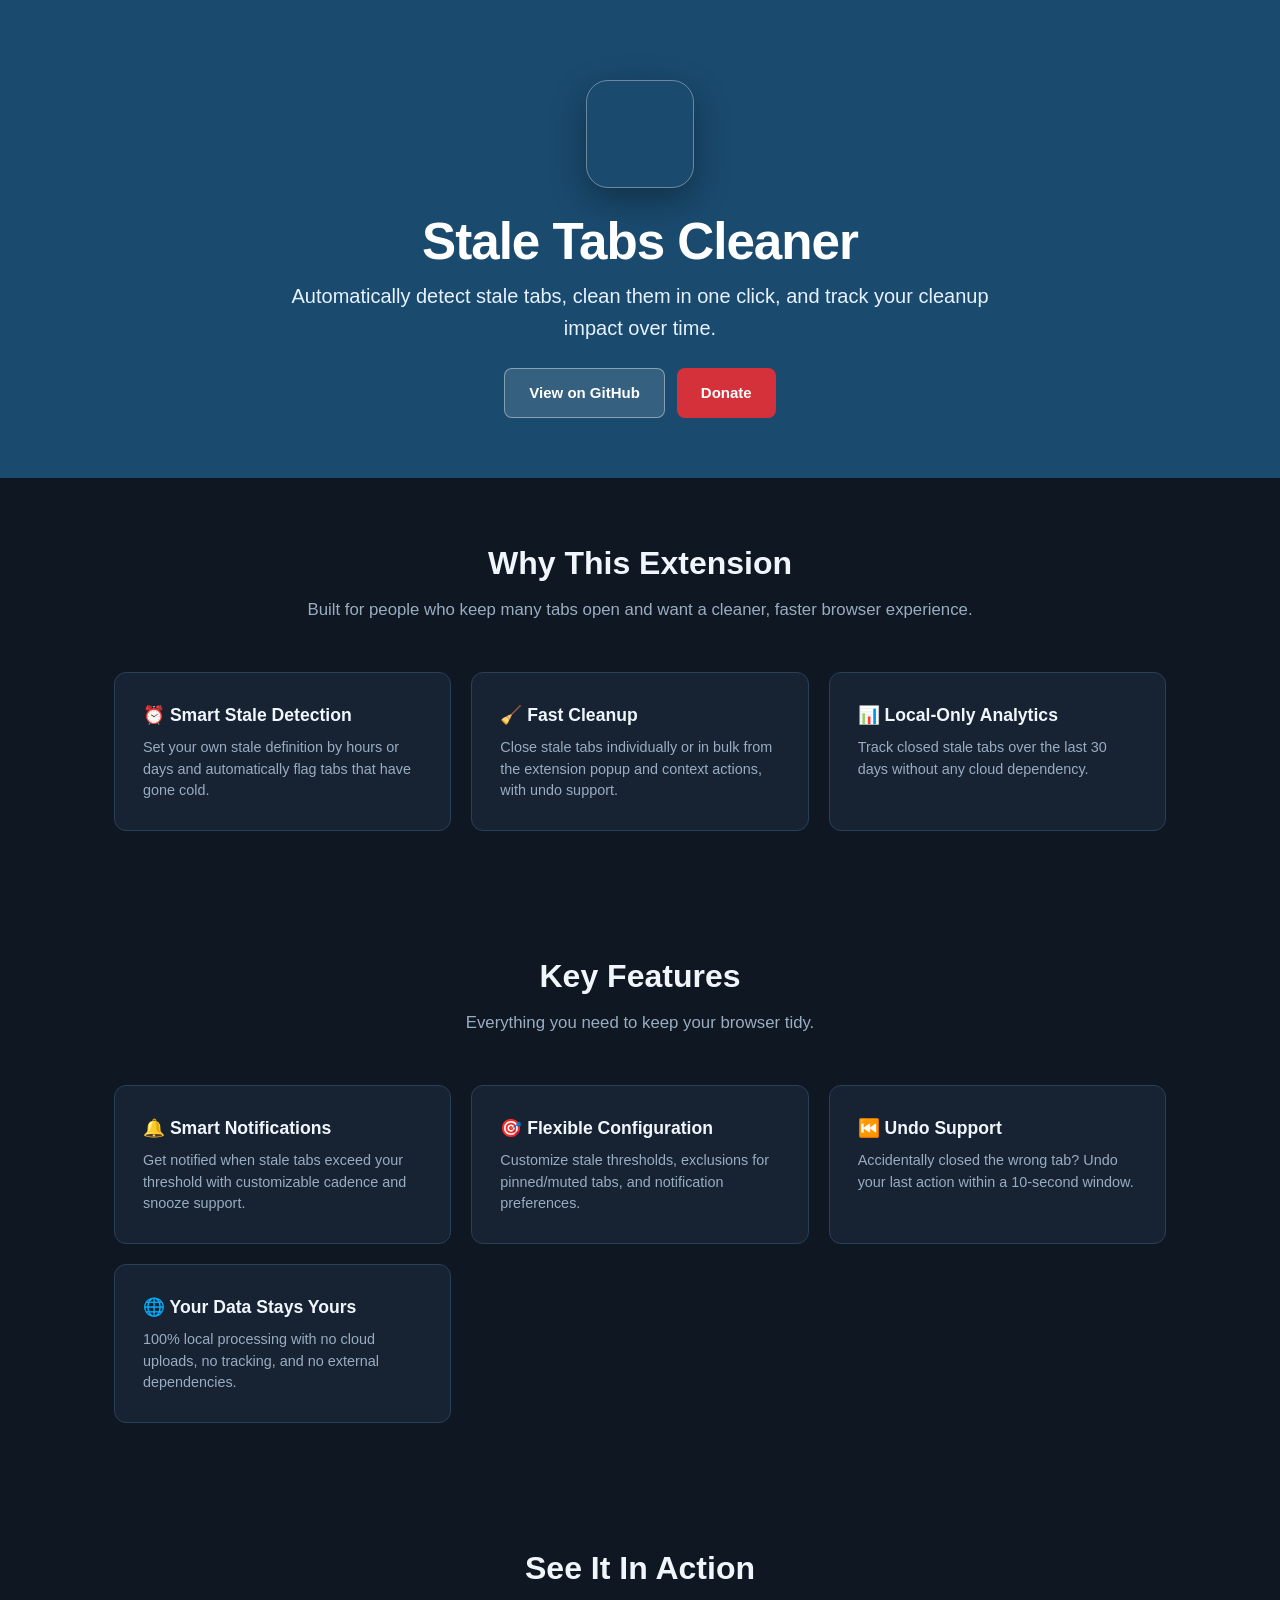
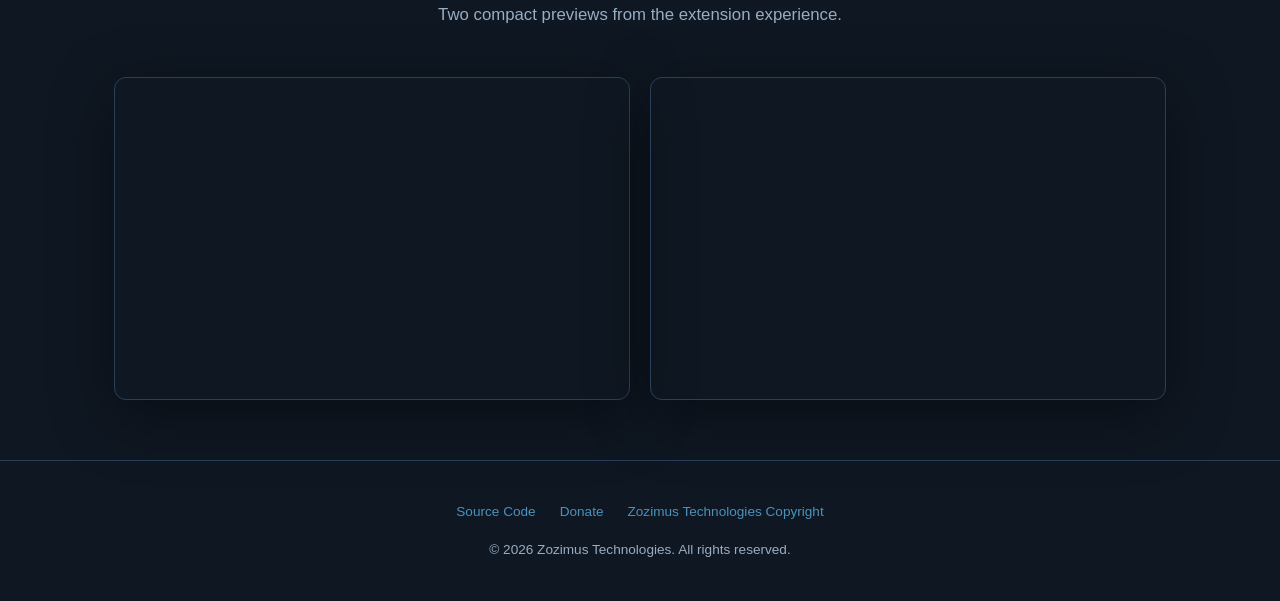
<file: docs/index.html>
<!doctype html>
<html lang="en">
<head>
  <meta charset="UTF-8" />
  <meta name="viewport" content="width=device-width, initial-scale=1.0" />
  <title>Stale Tabs Cleaner | Zozimus Technologies</title>
  <meta name="description" content="Keep your browser tidy with smart stale-tab detection, quick cleanup, and local-only reporting." />
  <link rel="stylesheet" href="style.css" />
</head>
<body>
  <header class="hero">
    <div class="hero-inner">
      <img class="hero-logo" src="./assets/images/extensionlogo.png" alt="Stale Tabs Cleaner logo" />
      <h1>Stale Tabs Cleaner</h1>
      <p class="tagline">Automatically detect stale tabs, clean them in one click, and track your cleanup impact over time.</p>
      <div class="hero-buttons">
        <a class="btn btn-primary" href="https://github.com/zozimustechnologies/staletabs">View on GitHub</a>
        <a class="btn btn-donate" href="https://wise.com/pay/business/sandeepchadda?utm_source=open_link">Donate</a>
      </div>
    </div>
  </header>

  <main>
    <section class="section">
      <div class="section-header">
        <h2>Why This Extension</h2>
        <p>Built for people who keep many tabs open and want a cleaner, faster browser experience.</p>
      </div>
      <div class="features">
        <article class="feature-card">
          <h3>⏰ Smart Stale Detection</h3>
          <p>Set your own stale definition by hours or days and automatically flag tabs that have gone cold.</p>
        </article>
        <article class="feature-card">
          <h3>🧹 Fast Cleanup</h3>
          <p>Close stale tabs individually or in bulk from the extension popup and context actions, with undo support.</p>
        </article>
        <article class="feature-card">
          <h3>📊 Local-Only Analytics</h3>
          <p>Track closed stale tabs over the last 30 days without any cloud dependency.</p>
        </article>
      </div>
    </section>

    <section class="section">
      <div class="section-header">
        <h2>Key Features</h2>
        <p>Everything you need to keep your browser tidy.</p>
      </div>
      <div class="features">
        <article class="feature-card">
          <h3>🔔 Smart Notifications</h3>
          <p>Get notified when stale tabs exceed your threshold with customizable cadence and snooze support.</p>
        </article>
        <article class="feature-card">
          <h3>🎯 Flexible Configuration</h3>
          <p>Customize stale thresholds, exclusions for pinned/muted tabs, and notification preferences.</p>
        </article>
        <article class="feature-card">
          <h3>⏮️ Undo Support</h3>
          <p>Accidentally closed the wrong tab? Undo your last action within a 10-second window.</p>
        </article>
        <article class="feature-card">
          <h3>🌐 Your Data Stays Yours</h3>
          <p>100% local processing with no cloud uploads, no tracking, and no external dependencies.</p>
        </article>
      </div>
    </section>

    <section class="section">
      <div class="section-header">
        <h2>See It In Action</h2>
        <p>Two compact previews from the extension experience.</p>
      </div>
      <div class="screenshots">
        <img src="./assets/images/screenshot-1280x800.png" alt="Stale Tabs Cleaner report page" loading="lazy" />
        <img src="./assets/images/screenshot-640x400.png" alt="Stale Tabs Cleaner popup with stale tab list" loading="lazy" />
      </div>
    </section>
  </main>

  <footer class="site-footer">
    <div class="footer-links">
      <a href="https://github.com/zozimustechnologies/staletabs">Source Code</a>
      <a href="https://wise.com/pay/business/sandeepchadda?utm_source=open_link">Donate</a>
      <a href="https://github.com/zozimustechnologies">Zozimus Technologies Copyright</a>
    </div>
    <p>© 2026 Zozimus Technologies. All rights reserved.</p>
  </footer>

  <script>
    document.querySelectorAll('a').forEach(function (a) {
      a.setAttribute('target', '_blank');
      a.setAttribute('rel', 'noopener noreferrer');
    });
  </script>
</body>
</html>
</file>
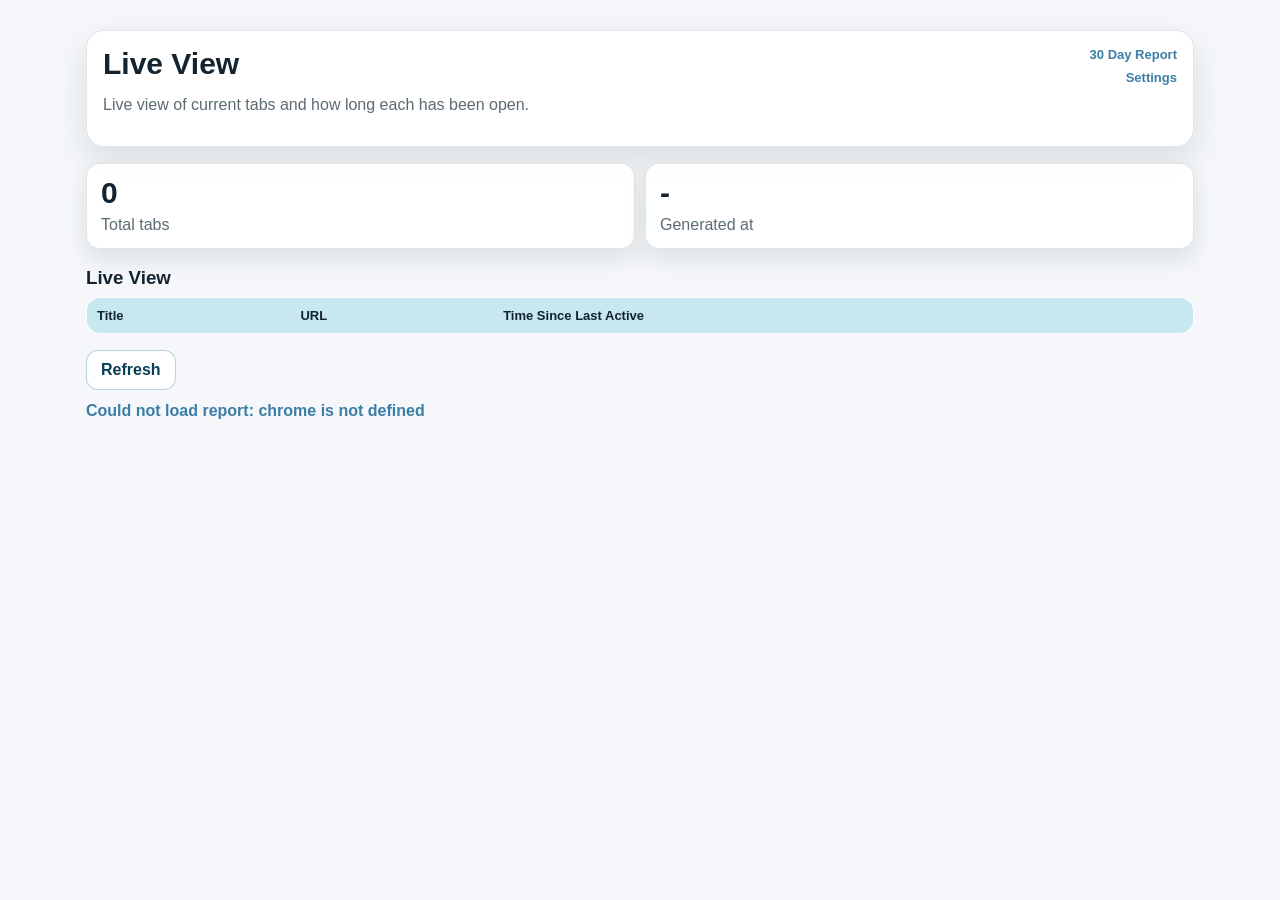
<file: open-tabs-report.html>
<!doctype html>
<html lang="en">
  <head>
    <meta charset="UTF-8" />
    <meta name="viewport" content="width=device-width, initial-scale=1.0" />
    <title>Live View</title>
    <link rel="stylesheet" href="shared-pages.css" />
  </head>
  <body>
    <main class="page">
      <header class="head">
        <div>
          <h1>Live View</h1>
          <p>Live view of current tabs and how long each has been open.</p>
        </div>
        <div class="links">
          <a href="report.html">30 Day Report</a>
          <a href="options.html">Settings</a>
        </div>
      </header>

      <section class="summary">
        <article>
          <h2 id="totalOpenTabs">0</h2>
          <p>Total tabs</p>
        </article>
        <article>
          <h2 id="generatedAt">-</h2>
          <p>Generated at</p>
        </article>
      </section>

      <section>
        <h3>Live View</h3>
        <table>
          <thead>
            <tr>
              <th>Title</th>
              <th>URL</th>
              <th>Time Since Last Active</th>
            </tr>
          </thead>
          <tbody id="openTabsRows"></tbody>
        </table>
      </section>

      <section class="actions">
        <button id="refreshBtn">Refresh</button>
      </section>

      <p id="status" class="status"></p>
    </main>

    <script src="open-tabs-report.js"></script>
  </body>
</html>
</file>
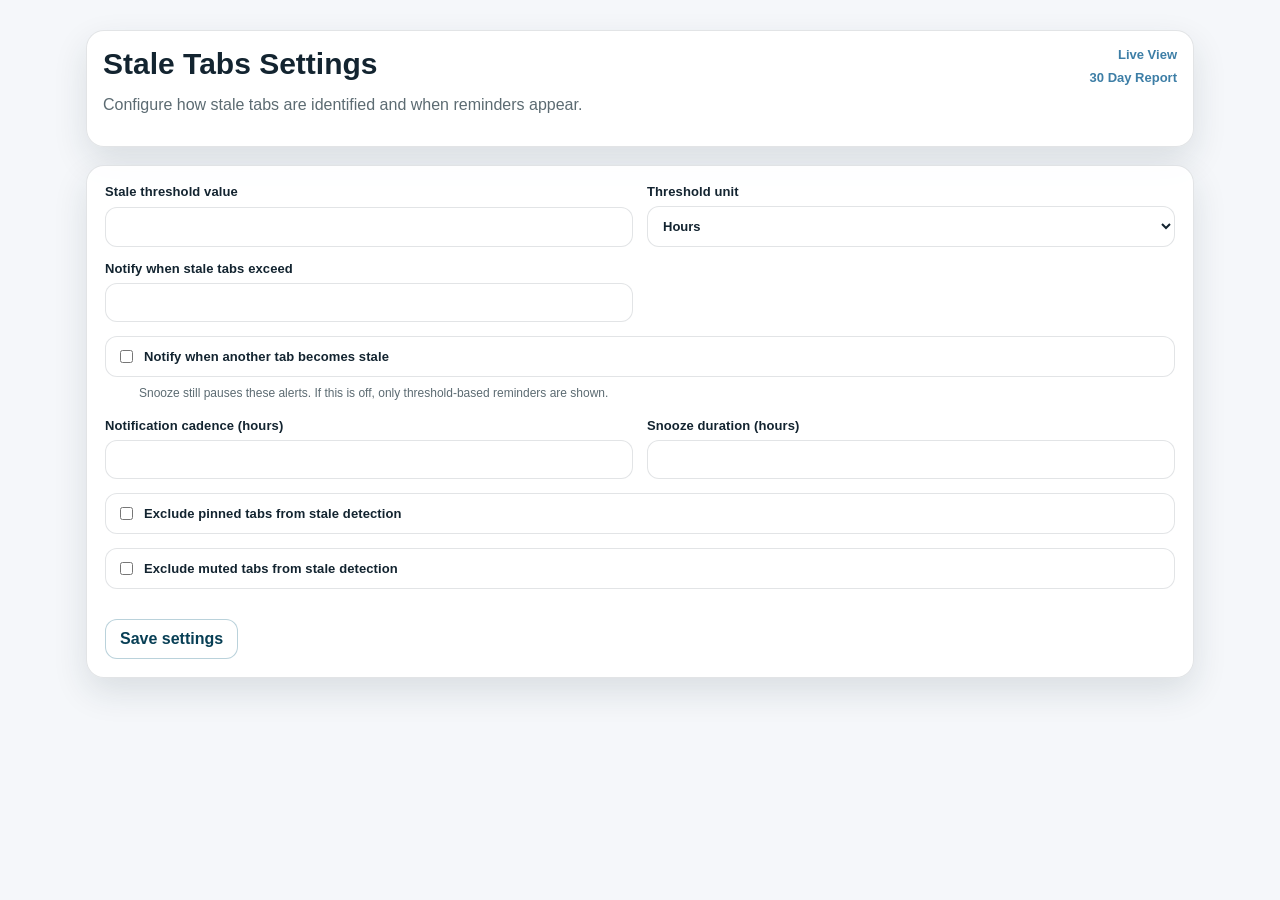
<file: options.html>
<!doctype html>
<html lang="en">
  <head>
    <meta charset="UTF-8" />
    <meta name="viewport" content="width=device-width, initial-scale=1.0" />
    <title>Stale Tabs Settings</title>
    <link rel="stylesheet" href="shared-pages.css" />
  </head>
  <body>
    <main class="page">
      <header>
        <div>
          <h1>Stale Tabs Settings</h1>
          <p>Configure how stale tabs are identified and when reminders appear.</p>
        </div>
        <div class="links">
          <a href="open-tabs-report.html">Live View</a>
          <a href="report.html">30 Day Report</a>
        </div>
      </header>

      <form id="settingsForm" class="form-grid">
        <label>
          Stale threshold value
          <input id="staleThresholdValue" type="number" min="1" required />
        </label>

        <label>
          Threshold unit
          <select id="staleThresholdUnit">
            <option value="hours">Hours</option>
            <option value="days">Days</option>
          </select>
        </label>

        <label>
          Notify when stale tabs exceed
          <input id="notifyWhenStaleCountExceeds" type="number" min="1" required />
        </label>

        <label class="check">
          <input id="notifyOnNewlyStaleTabs" type="checkbox" />
          Notify when another tab becomes stale
        </label>
        <p class="field-help">Snooze still pauses these alerts. If this is off, only threshold-based reminders are shown.</p>

        <label>
          Notification cadence (hours)
          <input id="notifyCadenceHours" type="number" min="1" required />
        </label>

        <label>
          Snooze duration (hours)
          <input id="snoozeHours" type="number" min="1" required />
        </label>

        <label class="check">
          <input id="excludePinnedTabs" type="checkbox" />
          Exclude pinned tabs from stale detection
        </label>

        <label class="check">
          <input id="excludeMutedTabs" type="checkbox" />
          Exclude muted tabs from stale detection
        </label>

        <div class="actions">
          <button type="submit">Save settings</button>
        </div>
      </form>

      <p id="status" class="status"></p>
    </main>

    <script src="options.js"></script>
  </body>
</html>
</file>
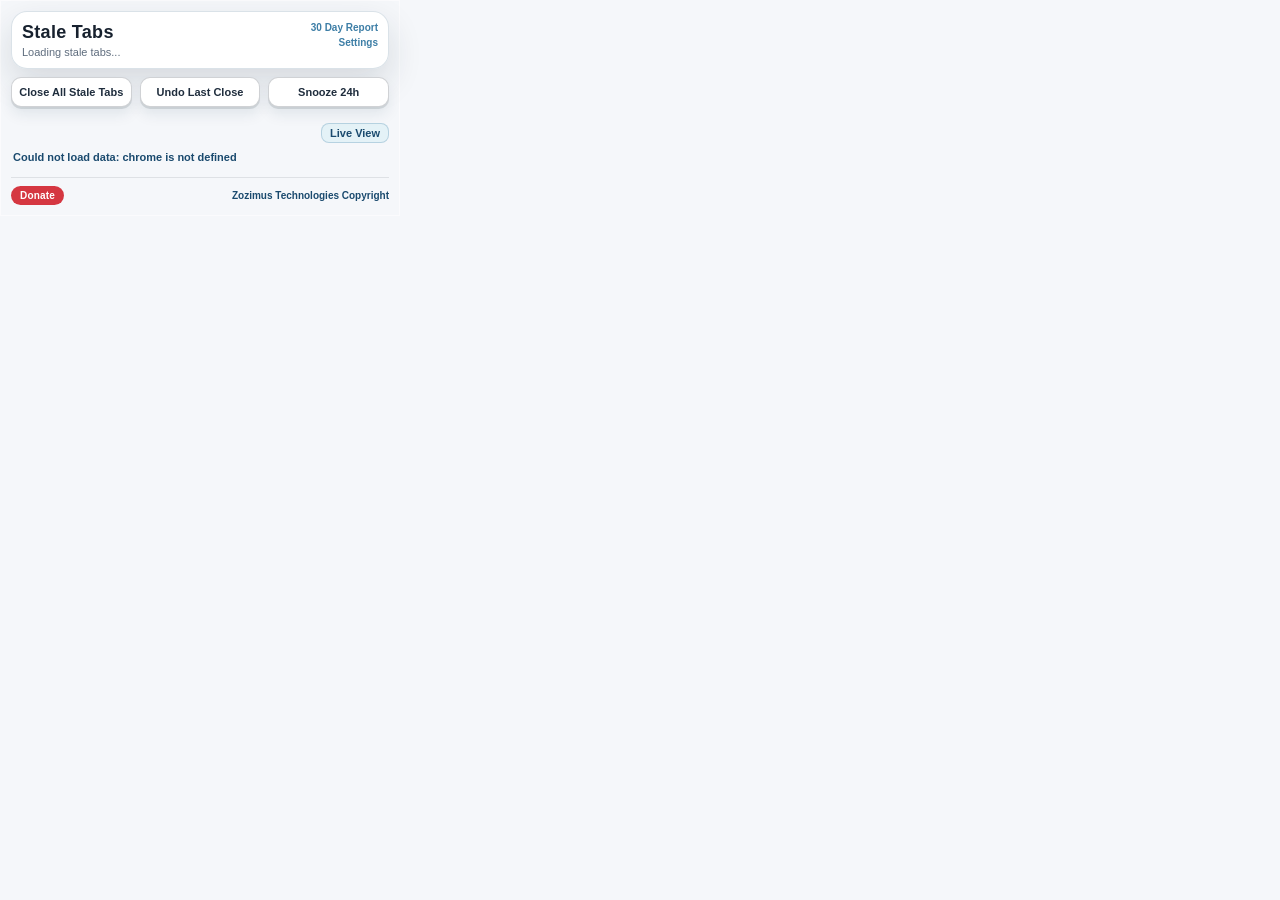
<file: popup.html>
<!doctype html>
<html lang="en">
  <head>
    <meta charset="UTF-8" />
    <meta name="viewport" content="width=device-width, initial-scale=1.0" />
    <title>Stale Tabs</title>
    <link rel="stylesheet" href="popup.css" />
  </head>
  <body>
    <main class="popup">
      <header class="topbar">
        <div>
          <h1>Stale Tabs</h1>
          <p id="subtitle">Loading stale tabs...</p>
        </div>
        <div class="top-actions">
          <a href="report.html" target="_blank" rel="noreferrer">30 Day Report</a>
          <a href="options.html" target="_blank" rel="noreferrer">Settings</a>
        </div>
      </header>

      <section class="actions">
        <button id="closeAllBtn" class="danger">Close All Stale Tabs</button>
        <button id="undoBtn" class="secondary">Undo Last Close</button>
        <button id="snoozeBtn" class="secondary">Snooze 24h</button>
      </section>

      <section>
        <ul id="staleList" class="tab-list"></ul>
      </section>

      <section class="live-view-entry">
        <a href="open-tabs-report.html" target="_blank" rel="noreferrer">Live View</a>
      </section>

      <p id="feedback" class="feedback"></p>

      <footer class="popup-footer">
        <a
          class="donate-btn"
          href="https://wise.com/pay/business/sandeepchadda?utm_source=open_link"
          target="_blank"
          rel="noreferrer"
        >
          Donate
        </a>
        <a href="https://github.com/zozimustechnologies" target="_blank" rel="noreferrer">
          Zozimus Technologies Copyright
        </a>
      </footer>
    </main>

    <script src="popup.js"></script>
  </body>
</html>
</file>
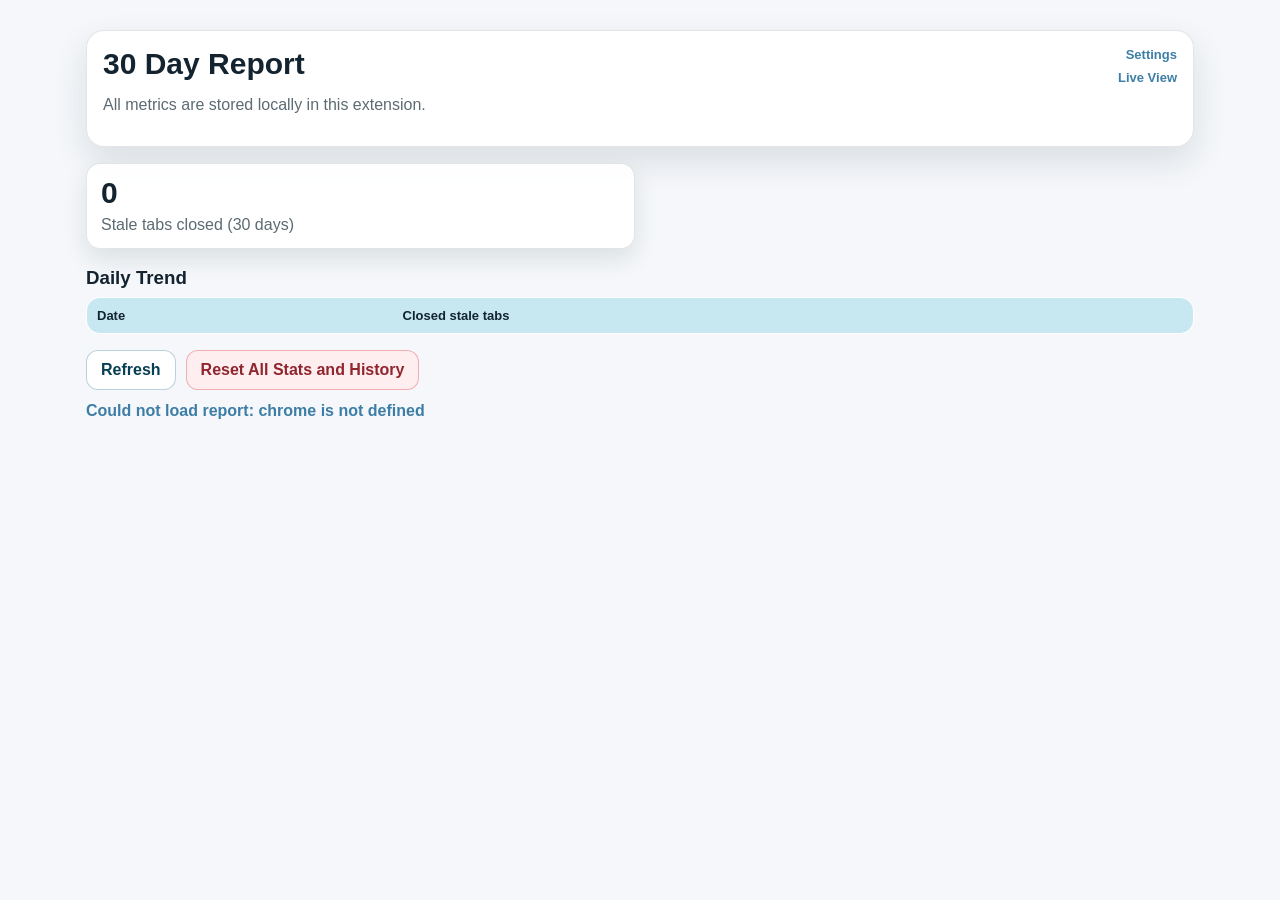
<file: report.html>
<!doctype html>
<html lang="en">
  <head>
    <meta charset="UTF-8" />
    <meta name="viewport" content="width=device-width, initial-scale=1.0" />
    <title>30 Day Report</title>
    <link rel="stylesheet" href="shared-pages.css" />
  </head>
  <body>
    <main class="page">
      <header class="head">
        <div>
          <h1>30 Day Report</h1>
          <p>All metrics are stored locally in this extension.</p>
        </div>
        <div class="links">
          <a href="options.html">Settings</a>
          <a href="open-tabs-report.html">Live View</a>
        </div>
      </header>

      <section class="kpis">
        <article>
          <h2 id="totalClosed">0</h2>
          <p>Stale tabs closed (30 days)</p>
        </article>
      </section>

      <section>
        <h3>Daily Trend</h3>
        <table>
          <thead>
            <tr>
              <th>Date</th>
              <th>Closed stale tabs</th>
            </tr>
          </thead>
          <tbody id="reportRows"></tbody>
        </table>
      </section>

      <section class="actions">
        <button id="refreshBtn">Refresh</button>
        <button id="resetBtn" class="danger">Reset All Stats and History</button>
      </section>

      <p id="status" class="status"></p>
    </main>

    <script src="report.js"></script>
  </body>
</html>
</file>
<file: docs/style.css>
* {
  box-sizing: border-box;
  margin: 0;
  padding: 0;
}

:root {
  --bg: #0f1722;
  --card: #172233;
  --border: #29405a;
  --text: #d7e4f3;
  --text-bright: #f0f6fc;
  --muted: #99adc2;
  --accent: #3d7ea6;
  --accent-light: #4a92bd;
  --accent-dark: #1a4a6e;
  --accent-glow: rgba(61, 126, 166, 0.15);
  --danger: #d4313b;
  --radius: 12px;
}

body {
  font-family: -apple-system, BlinkMacSystemFont, "Segoe UI", Roboto, Helvetica, Arial, sans-serif;
  background: var(--bg);
  color: var(--text);
  line-height: 1.6;
}

a {
  color: var(--accent-light);
  text-decoration: none;
}

a:hover {
  text-decoration: underline;
}

.hero {
  position: relative;
  padding: 80px 24px 60px;
  background: #1a4a6e;
  overflow: hidden;
}

.hero::before {
  content: '';
  position: absolute;
  inset: 0;
  background: none;
  pointer-events: none;
}

.hero-inner {
  max-width: 980px;
  margin: 0 auto;
  text-align: center;
  position: relative;
  z-index: 1;
}

.hero-logo {
  width: 108px;
  height: 108px;
  border-radius: 22px;
  border: 1px solid rgba(255, 255, 255, 0.35);
  box-shadow: 0 12px 34px rgba(0, 0, 0, 0.34);
  margin-bottom: 18px;
}

.hero h1 {
  font-size: clamp(2rem, 4vw, 3.2rem);
  line-height: 1.1;
  margin-bottom: 10px;
  color: #fff;
  font-weight: 700;
  letter-spacing: -0.02em;
}

.tagline {
  max-width: 700px;
  margin: 0 auto 24px;
  color: #e6f2ff;
  font-size: clamp(1rem, 2.5vw, 1.25rem);
}

.hero-buttons {
  display: flex;
  gap: 12px;
  justify-content: center;
  flex-wrap: wrap;
}

.btn {
  display: inline-flex;
  align-items: center;
  justify-content: center;
  padding: 12px 24px;
  border-radius: 8px;
  border: none;
  font-weight: 700;
  font-family: inherit;
  cursor: pointer;
  transition: background 0.2s, transform 0.1s, box-shadow 0.2s;
  text-decoration: none;
  font-size: 15px;
}

.btn:hover {
  text-decoration: none;
  transform: translateY(-1px);
}

.btn-primary {
  background: rgba(255, 255, 255, 0.12);
  border: 1px solid rgba(255, 255, 255, 0.4);
  color: #fff;
}

.btn-primary:hover {
  background: rgba(255, 255, 255, 0.18);
  box-shadow: 0 8px 24px rgba(0, 0, 0, 0.3);
}

.btn-donate {
  background: var(--danger);
  color: #fff;
}

.btn-donate:hover {
  background: #e04450;
  box-shadow: 0 8px 24px rgba(212, 49, 59, 0.34);
}

.section {
  max-width: 1100px;
  margin: 0 auto;
  padding: 60px 24px;
}

.section-header {
  text-align: center;
  margin-bottom: 48px;
}

.section-header h2 {
  font-size: clamp(1.5rem, 3vw, 2rem);
  color: var(--text-bright);
  margin-bottom: 8px;
}

.section-header p {
  color: var(--muted);
  font-size: 1.05rem;
}

.features {
  display: grid;
  grid-template-columns: repeat(auto-fit, minmax(280px, 1fr));
  gap: 20px;
}

.feature-card {
  background: var(--card);
  border: 1px solid var(--border);
  border-radius: var(--radius);
  padding: 28px;
  transition: border-color 0.2s, box-shadow 0.2s;
}

.feature-card:hover {
  border-color: var(--accent);
  box-shadow: 0 0 0 1px var(--accent), 0 8px 24px rgba(61, 126, 166, 0.08);
}

.feature-card h3 {
  font-size: 1.1rem;
  color: var(--text-bright);
  margin-bottom: 8px;
}

.feature-card p {
  color: var(--muted);
  font-size: 0.9rem;
  line-height: 1.5;
}

.screenshots {
  display: grid;
  grid-template-columns: repeat(auto-fit, minmax(300px, 1fr));
  gap: 20px;
  align-items: start;
}

.screenshots img {
  width: 100%;
  border-radius: var(--radius);
  border: 1px solid var(--border);
  box-shadow: 0 16px 64px rgba(0, 0, 0, 0.4);
}

.site-footer {
  border-top: 1px solid var(--border);
  text-align: center;
  padding: 40px 24px;
  color: var(--muted);
  font-size: 0.85rem;
}

.footer-links {
  display: flex;
  justify-content: center;
  gap: 24px;
  flex-wrap: wrap;
  margin-bottom: 16px;
}

.footer-links a {
  color: var(--accent-light);
}

@media (max-width: 640px) {
  .hero {
    padding: 48px 16px 40px;
  }

  .section {
    padding: 40px 16px;
  }

  .features, .screenshots {
    grid-template-columns: 1fr;
  }
}
</file>
<file: shared-pages.css>
:root {
  --ink: #132430;
  --muted: #5c6b72;
  --line: rgba(19, 36, 48, 0.12);
  --card: rgba(255, 255, 255, 0.92);
  --brand: #3d7ea6;
  --brand-strong: #1a4a6e;
  --brand-soft: #c7e8f0;
  --danger: #d53741;
  --danger-soft: #ffeef0;
  --shadow: 0 14px 34px rgba(22, 49, 56, 0.12);
}

* {
  box-sizing: border-box;
}

body {
  margin: 0;
  font-family: "Sora", "Avenir Next", "Trebuchet MS", sans-serif;
  color: var(--ink);
  background: #f5f7fa;
}

.page {
  max-width: 1140px;
  margin: 30px auto;
  padding: 0 16px;
}

header,
.head {
  display: flex;
  justify-content: space-between;
  align-items: flex-start;
  gap: 12px;
  background: var(--card);
  border: 1px solid var(--line);
  border-radius: 18px;
  padding: 16px;
  box-shadow: var(--shadow);
}

h1 {
  margin: 0;
  font-size: 30px;
  line-height: 1.1;
}

header p,
.head p,
p {
  color: var(--muted);
}

.links {
  display: flex;
  flex-direction: column;
  align-items: flex-end;
  gap: 8px;
}

.links a,
a {
  color: var(--brand);
  font-size: 13px;
  font-weight: 700;
  text-decoration: none;
}

.links a:hover,
a:hover {
  text-decoration: underline;
}

.form-grid {
  margin-top: 18px;
  display: grid;
  gap: 14px;
  grid-template-columns: repeat(2, minmax(220px, 1fr));
  background: var(--card);
  border: 1px solid var(--line);
  border-radius: 18px;
  padding: 18px;
  box-shadow: var(--shadow);
}

label {
  display: grid;
  gap: 7px;
  font-size: 13px;
  font-weight: 600;
  letter-spacing: 0.1px;
}

input,
select,
button {
  font: inherit;
}

input,
select {
  border: 1px solid var(--line);
  border-radius: 12px;
  padding: 11px;
  background: #fff;
  color: var(--ink);
  transition: border-color 180ms ease, box-shadow 180ms ease;
}

input:focus,
select:focus {
  outline: none;
  border-color: color-mix(in srgb, var(--brand) 38%, #fff);
  box-shadow: 0 0 0 3px rgba(10, 94, 127, 0.14);
}

.check {
  grid-column: 1 / -1;
  display: flex;
  align-items: center;
  gap: 8px;
  background: rgba(255, 255, 255, 0.7);
  border: 1px solid var(--line);
  border-radius: 12px;
  padding: 10px;
}

.field-help {
  grid-column: 1 / -1;
  margin: -6px 0 2px 34px;
  font-size: 12px;
  line-height: 1.4;
}

.actions {
  margin-top: 16px;
  grid-column: 1 / -1;
  display: flex;
  gap: 10px;
  flex-wrap: wrap;
  align-items: center;
}

button {
  border: 1px solid rgba(10, 94, 127, 0.28);
  border-radius: 12px;
  padding: 10px 14px;
  background: #fff;
  color: #083f55;
  font-weight: 700;
  cursor: pointer;
  transition: transform 160ms ease, box-shadow 220ms ease;
}

button:hover {
  transform: translateY(-1px);
  box-shadow: 0 8px 20px rgba(61, 126, 166, 0.14);
}

button.danger {
  border-color: rgba(213, 55, 65, 0.35);
  color: #8f252d;
  background: var(--danger-soft);
}

.kpis,
.summary {
  margin-top: 16px;
  display: grid;
  gap: 10px;
  grid-template-columns: repeat(2, minmax(180px, 1fr));
}

.kpis article,
.summary article {
  background: var(--card);
  border: 1px solid var(--line);
  border-radius: 14px;
  padding: 14px;
  box-shadow: 0 10px 24px rgba(13, 47, 42, 0.11);
}

.kpis h2,
.summary h2,
.kpis h3,
.summary h3 {
  margin: 0;
  font-size: 30px;
  line-height: 1;
}

.kpis p,
.summary p {
  margin: 8px 0 0;
  color: var(--muted);
}

h3 {
  margin: 18px 0 6px;
}

table {
  width: 100%;
  border-collapse: collapse;
  margin-top: 8px;
  background: var(--card);
  border: 1px solid var(--line);
  border-radius: 14px;
  overflow: hidden;
}

th,
td {
  border-bottom: 1px solid rgba(19, 36, 48, 0.08);
  text-align: left;
  padding: 10px;
  font-size: 13px;
  vertical-align: top;
}

thead {
  background: #c7e8f0;
}

tbody tr:hover {
  background: rgba(199, 232, 240, 0.5);
}

.url {
  max-width: 340px;
  word-break: break-all;
  color: var(--muted);
}

.url a {
  color: inherit;
  text-decoration: underline;
}

.url a:hover {
  color: var(--brand-strong);
}

.status {
  min-height: 18px;
  margin-top: 12px;
  color: var(--brand);
  font-weight: 600;
}

@media (max-width: 860px) {
  header,
  .head {
    flex-direction: column;
  }

  .links {
    align-items: flex-start;
  }

  .kpis,
  .summary,
  .form-grid {
    grid-template-columns: 1fr;
  }

  table {
    display: block;
    overflow-x: auto;
    white-space: nowrap;
  }
}
</file>
<file: popup.css>
:root {
  color-scheme: light;
  --bg-1: #eef5ff;
  --bg-2: #f7f2ea;
  --ink: #17212e;
  --muted: #5f6d7e;
  --brand: #3d7ea6;
  --brand-strong: #1a4a6e;
  --danger: #d53741;
  --danger-soft: #ffe9eb;
  --card: rgba(255, 255, 255, 0.86);
  --line: rgba(23, 33, 46, 0.12);
  --shadow: 0 14px 34px rgba(19, 42, 60, 0.14);
}

* {
  box-sizing: border-box;
}

body {
  margin: 0;
  min-width: 360px;
  max-width: 400px;
  font-family: "Sora", "Avenir Next", "Trebuchet MS", sans-serif;
  color: var(--ink);
  background: #f5f7fa;
}

.popup {
  padding: 10px;
  border: 1px solid rgba(255, 255, 255, 0.6);
}

.topbar {
  display: flex;
  justify-content: space-between;
  gap: 8px;
  align-items: flex-start;
  background: rgba(255, 255, 255, 0.94);
  border: 1px solid rgba(26, 74, 110, 0.16);
  border-radius: 16px;
  box-shadow: var(--shadow);
  padding: 10px;
}

h1 {
  margin: 0;
  font-size: 18px;
  letter-spacing: 0.3px;
}

#subtitle {
  margin: 3px 0 0;
  color: var(--muted);
  font-size: 11px;
}

.top-actions {
  display: flex;
  flex-direction: column;
  align-items: flex-end;
  gap: 3px;
}

.top-actions a {
  display: block;
  color: var(--brand);
  font-size: 10px;
  font-weight: 600;
  text-decoration: none;
  border-bottom: 1px solid transparent;
  transition: border-color 180ms ease;
}

.top-actions a:hover {
  border-color: color-mix(in srgb, var(--brand) 50%, transparent);
}

.actions {
  margin-top: 8px;
  display: grid;
  grid-template-columns: repeat(3, 1fr);
  gap: 8px;
}

button {
  border: 1px solid rgba(23, 33, 46, 0.2);
  border-radius: 10px;
  padding: 8px 7px;
  font-size: 11px;
  font-weight: 700;
  background: rgba(255, 255, 255, 0.98);
  color: #1a2736;
  cursor: pointer;
  box-shadow: 0 2px 0 rgba(23, 33, 46, 0.12), 0 8px 14px rgba(17, 52, 79, 0.08);
  transition: transform 150ms ease, box-shadow 200ms ease, border-color 200ms ease, background 200ms ease;
}

button:hover {
  transform: translateY(-1px);
  box-shadow: 0 3px 0 rgba(23, 33, 46, 0.14), 0 10px 18px rgba(17, 52, 79, 0.14);
  border-color: rgba(26, 74, 110, 0.32);
}

button:active {
  transform: translateY(1px);
  box-shadow: 0 1px 0 rgba(23, 33, 46, 0.18), 0 4px 10px rgba(17, 52, 79, 0.08);
}

button.danger {
  background: #ffffff;
  border-color: rgba(23, 33, 46, 0.2);
  color: #1f2d3d;
}

button.secondary {
  background: #ffffff;
  border-color: rgba(23, 33, 46, 0.2);
  color: #1f2d3d;
}

.tab-list {
  list-style: none;
  margin: 8px 0 0;
  padding: 0;
  display: grid;
  gap: 8px;
  max-height: 400px;
  overflow: auto;
}

.live-view-entry {
  margin-top: 8px;
  display: flex;
  justify-content: flex-end;
}

.live-view-entry a {
  color: var(--brand-strong);
  font-size: 11px;
  font-weight: 700;
  text-decoration: none;
  padding: 3px 8px;
  border-radius: 8px;
  border: 1px solid rgba(61, 126, 166, 0.28);
  background: rgba(199, 232, 240, 0.35);
  transition: transform 140ms ease, box-shadow 180ms ease;
}

.live-view-entry a:hover {
  transform: translateY(-1px);
  box-shadow: 0 6px 12px rgba(17, 52, 79, 0.12);
}

.tab-item {
  background: rgba(255, 255, 255, 0.92);
  border: 1px solid rgba(23, 33, 46, 0.14);
  border-radius: 12px;
  padding: 9px;
  box-shadow: 0 7px 20px rgba(11, 35, 56, 0.09);
  animation: riseIn 260ms ease;
}

.tab-main {
  display: flex;
  flex-direction: column;
  gap: 6px;
}

.tab-title-row {
  display: flex;
  align-items: center;
  justify-content: space-between;
  gap: 6px;
}

.tab-title {
  margin: 0;
  font-size: 12px;
  font-weight: 700;
  word-wrap: break-word;
  overflow-wrap: break-word;
  min-width: 0;
  flex: 1;
}

.tab-meta {
  margin: 1px 0 0;
  color: var(--muted);
  font-size: 10px;
  word-wrap: break-word;
  overflow-wrap: break-word;
  line-height: 1.4;
}

.tab-meta-age {
  display: inline;
  margin-left: 4px;
  padding: 0;
  border: 0;
  background: transparent;
  color: #3f4f61;
  font-size: 10px;
  font-weight: 700;
}

.stale-chip {
  display: inline-flex;
  align-items: center;
  background: rgba(213, 55, 65, 0.08);
  border: 1px solid rgba(213, 55, 65, 0.35);
  color: #91242d;
  border-radius: 5px;
  padding: 0 4px;
  font-size: 10px;
  font-weight: 700;
  letter-spacing: 0.1px;
  line-height: 1.2;
  white-space: nowrap;
  margin-left: auto;
  flex: 0 0 auto;
}

.tab-actions {
  margin-top: 5px;
  display: flex;
  justify-content: flex-end;
}

.close-btn {
  border: 1px solid rgba(23, 33, 46, 0.16);
  border-radius: 8px;
  background: rgba(255, 255, 255, 0.92);
  color: #314051;
  font-size: 10px;
  font-weight: 700;
  padding: 3px 8px;
  cursor: pointer;
  transition: transform 140ms ease, border-color 180ms ease, box-shadow 180ms ease;
}

.close-btn:hover {
  transform: translateY(-1px);
  border-color: rgba(61, 126, 166, 0.35);
  box-shadow: 0 6px 12px rgba(17, 52, 79, 0.12);
}

.feedback {
  min-height: 16px;
  margin: 8px 2px 0;
  color: var(--brand-strong);
  font-size: 11px;
  font-weight: 600;
}

.popup-footer {
  margin-top: 10px;
  padding-top: 8px;
  border-top: 1px solid rgba(23, 33, 46, 0.1);
  display: flex;
  justify-content: space-between;
  align-items: center;
  gap: 8px;
}

.popup-footer .donate-btn {
  padding: 3px 8px;
  border: 1px solid rgba(213, 55, 65, 0.45);
  border-radius: 999px;
  background: #d53741;
  color: #ffffff;
  font-size: 10px;
  font-weight: 700;
  letter-spacing: 0.2px;
  text-decoration: none;
  transition: transform 140ms ease, box-shadow 180ms ease, background-color 180ms ease;
}

.popup-footer .donate-btn:hover {
  background: #bf2d37;
  transform: translateY(-1px);
  box-shadow: 0 6px 12px rgba(213, 55, 65, 0.28);
  border-color: rgba(191, 45, 55, 0.52);
}

.popup-footer a {
  font-size: 10px;
  font-weight: 600;
  color: var(--brand-strong);
  text-decoration: none;
  border-bottom: 1px solid transparent;
}

.popup-footer a:hover {
  border-color: rgba(26, 74, 110, 0.45);
}

.empty {
  margin-top: 20px;
  color: var(--muted);
  text-align: center;
  background: var(--card);
  border: 1px solid var(--line);
  border-radius: 12px;
  padding: 14px;
}

@keyframes riseIn {
  from {
    opacity: 0;
    transform: translateY(6px);
  }
  to {
    opacity: 1;
    transform: translateY(0);
  }
}
</file>
